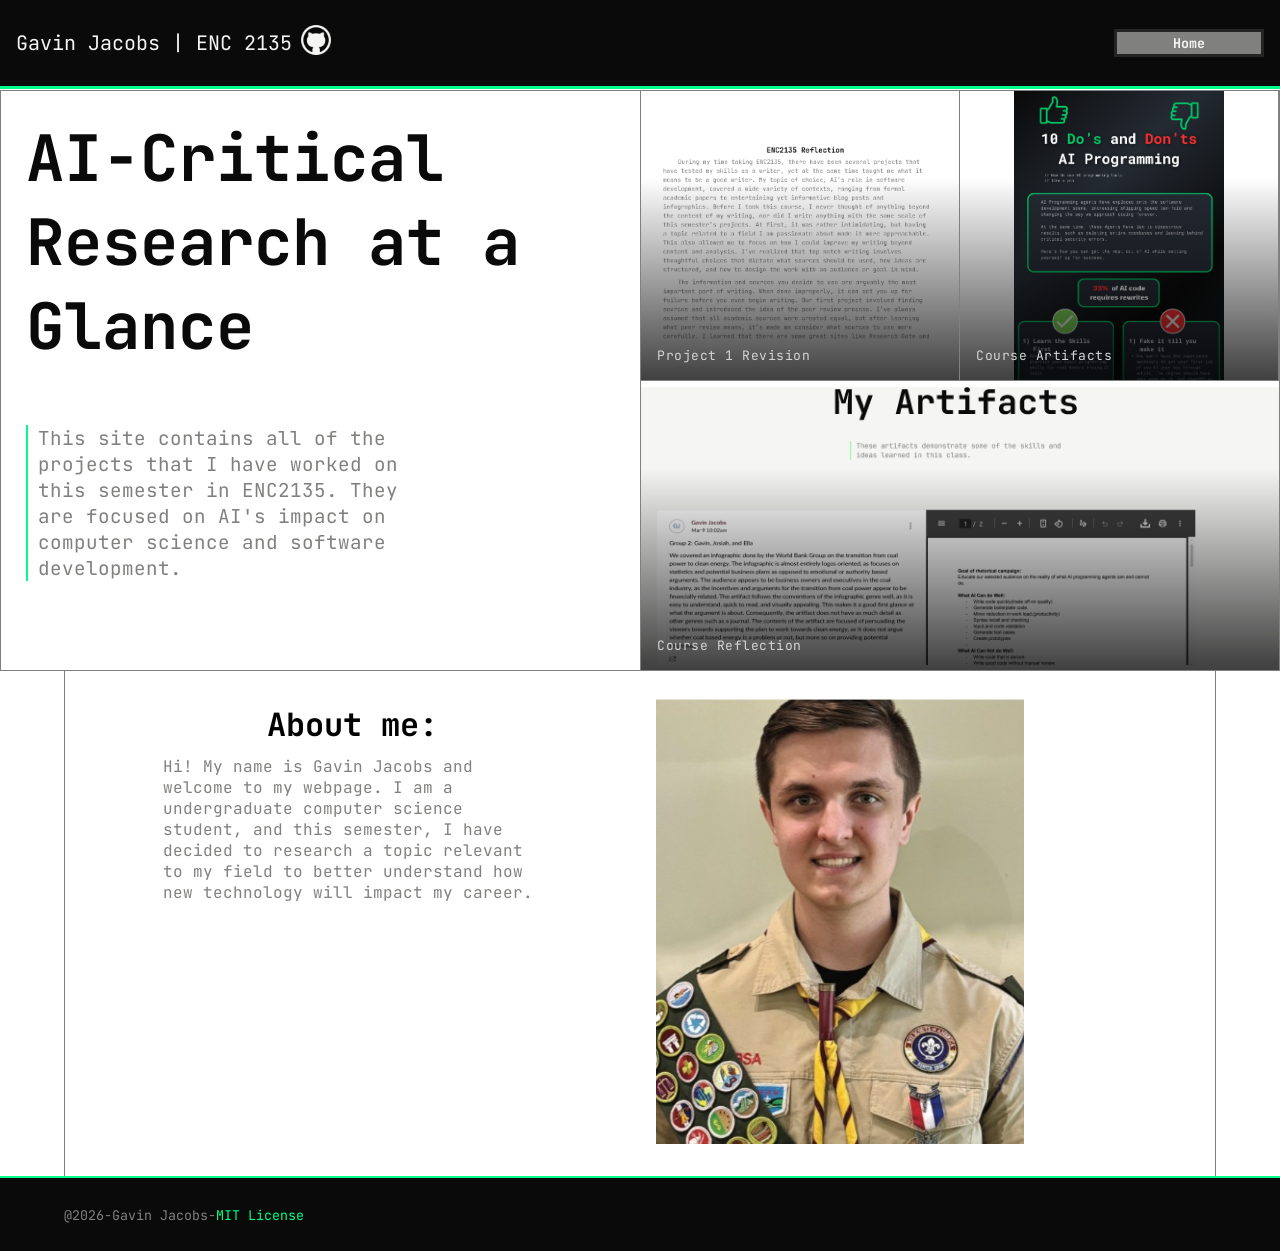
<file: index.html>
<!DOCTYPE html>
<html lang = "en">
    <head>
        <meta charset ="UTF8">
        <meta name="page-title" content="Home">
        <title>Home | Jacobs E-Portfolio</title>
        <link rel = "stylesheet" href="https://fonts.googleapis.com/css2?family=JetBrains+Mono:wght@400;700&display=swap">
        <link rel = "stylesheet" href = "styles/main.css">
    </head>

    <body class = "homepage-background">
        <div id = 'navbar'></div>
        <div class = "page-box">
            <div class = "homepage-heading">
                <div class = "title-text">AI-Critical Research at a Glance</div>
                <div class = "generic-text">
                    This site contains all of the projects that I have worked on this semester
                    in ENC2135. They are focused on AI's impact on computer science and software
                    development.
                </div>
            </div>
            <div class = "homepage-gallery">
                <div class = "gallery-container-box">
                    <div class = "gallery-imagebox">
                        <!-- Card 1 -->
                        <a href="subpages/reflection.html" class="gallery-card">
                            <img src="images/reflectionpreview.png">
                            <div class="gallery-card-gradient"></div>
                            <div class="gallery-card-label">Project 1 Revision</div>
                        </a>
                        <!-- Card 2 -->
                        <a href="subpages/artifacts.html" class="gallery-card">
                            <img src="images/revisionpreview.png">
                            <div class="gallery-card-gradient"></div>
                            <div class="gallery-card-label">Course Artifacts</div>
                        </a>
                    </div>  
                </div>
                <div class = "gallery-container-box">
                        <a href="reflection.html" class="gallery-card">
                            <img src="images/artifactspreview.png">
                            <div class="gallery-card-gradient"></div>
                            <div class="gallery-card-label">Course Reflection</div>
                        </a>
                </div>
            </div>
        </div>
        <div class = "about-me-section">
            <div class ="about-me-container">
                <div class = "about-me-title"> About me:</div>
                <div class = "about-me-text"> 
                    Hi! My name is Gavin Jacobs and welcome to my webpage. I am a undergraduate
                    computer science student, and this semester, I have decided to research a topic relevant to my field
                    to better understand how new technology will impact my career.
                </div>
            </div>
            <div class = "image-container">
                <img src ="images/aboutme.jpeg">
            </div>
        </div>


        <div class = "bottom-bar-container">
            <div class = license-container>
                <p> @2026-Gavin Jacobs-</p><a href="https://github.com/gjacobs01/gjacobs01.github.io/blob/main/LICENSE"> MIT License </a>
            </div>
        </div>
        
         <script src="scripts/nav.js"></script>
    </body>
</html>
</file>
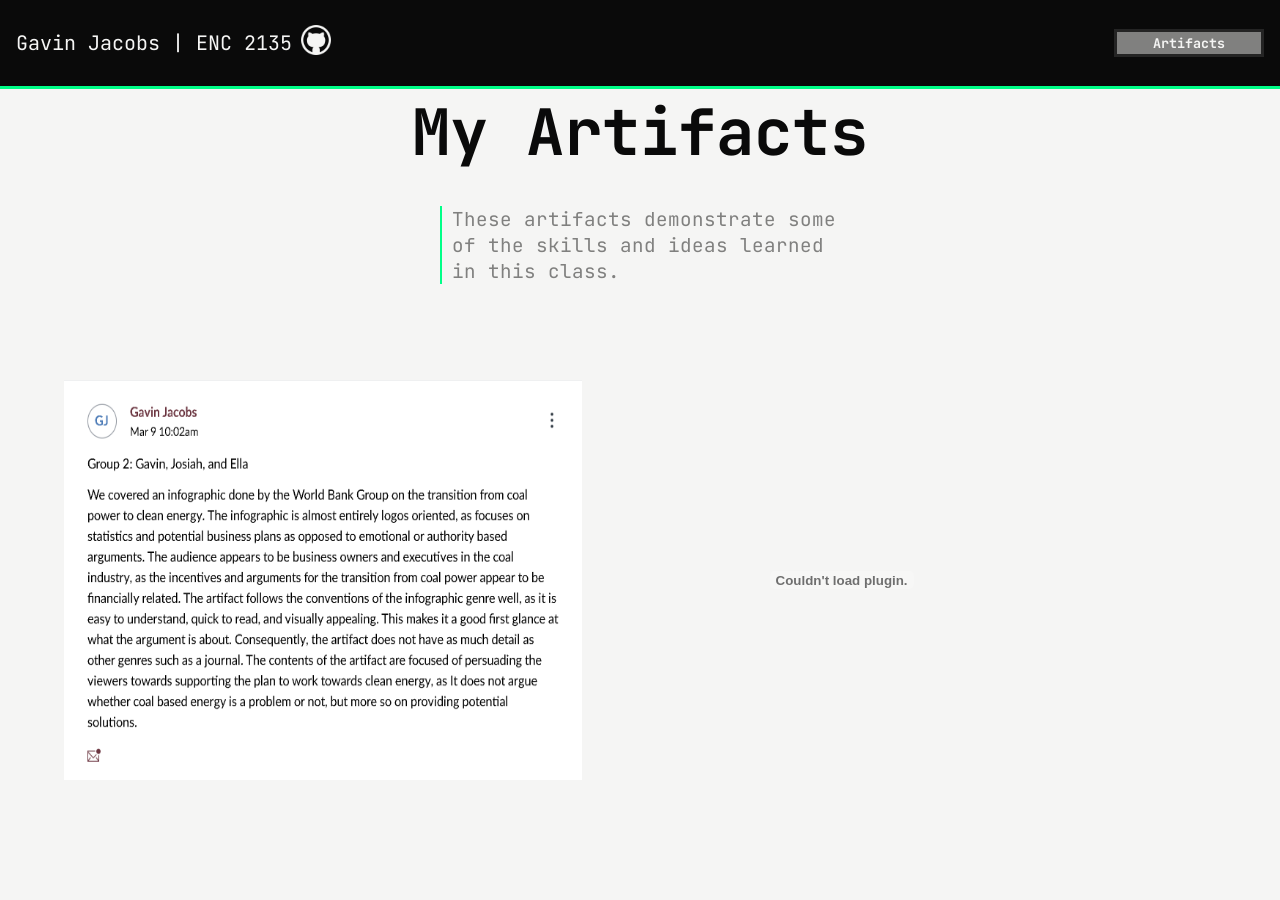
<file: subpages/artifacts.html>
<!DOCTYPE html>
<html lang = "en">
    <head>
        <meta charset ="UTF8">
        <meta name="page-title" content="Artifacts">
        <title> Artifacts | Jacobs E-Portfolio</title>
        <link rel = "stylesheet" href="https://fonts.googleapis.com/css2?family=JetBrains+Mono:wght@400;700&display=swap">
        <link rel = "stylesheet" href = "../styles/main.css">
        <link rel = "prev" href = "index.html">
    </head>
    <body class = "background">
        <div id = 'navbar'></div>
        <div class = "artifact-text-box">
            <div class ="title-text"> My Artifacts</div>
            <div class = "generic-text"> These artifacts demonstrate some of the skills and ideas learned in this class.</div>
        </div>
        <div class = "artifact-container">
            <img src = "DB3Analysis.png" width="45%" height="400">
            <object data="Project 2 draft notes.pdf" type="application/pdf" width="45%" height="400"></object>
        </div>
        <script src="../scripts/nav.js"></script>
    </body>
        
</html>
</file>
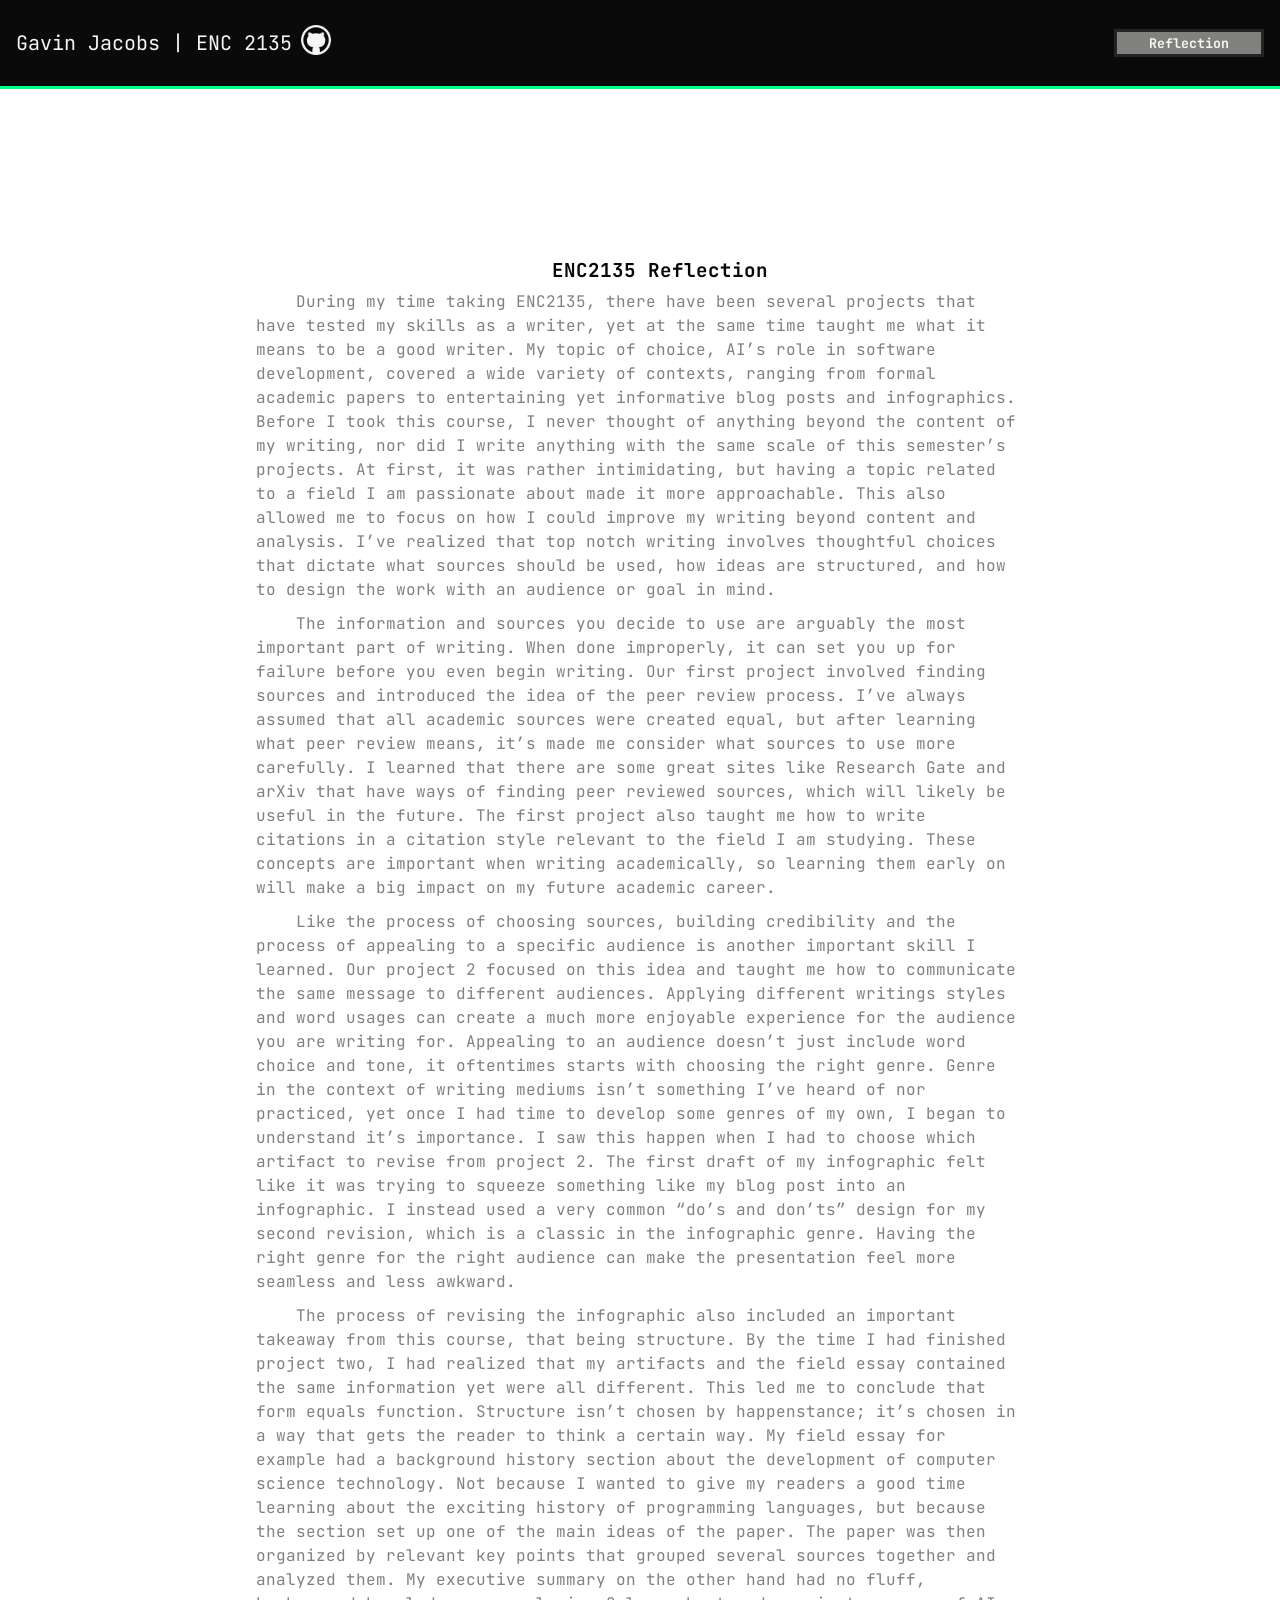
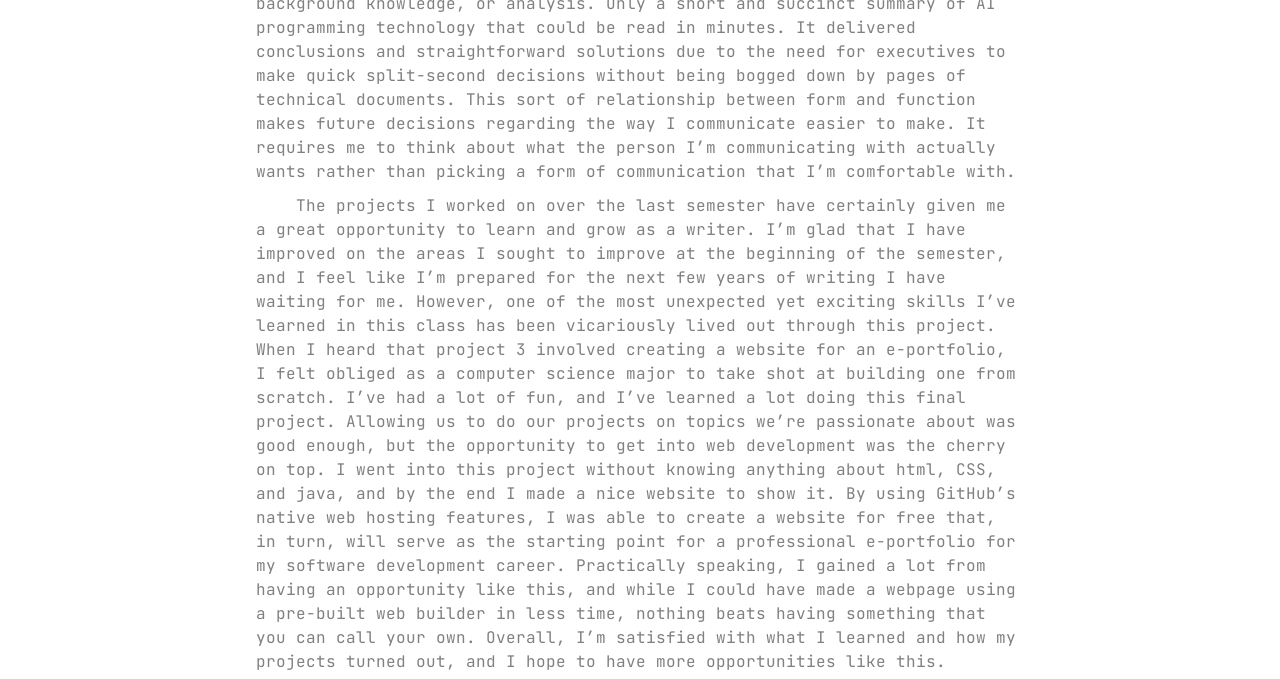
<file: subpages/reflection.html>
<!DOCTYPE html>
<html lang = "en">
    <head>
        <meta charset ="UTF8">
        <meta name="page-title" content="Reflection">
        <title> Reflection | Jacobs E-Portfolio</title>
        <link rel = "stylesheet" href="https://fonts.googleapis.com/css2?family=JetBrains+Mono:wght@400;700&display=swap">
        <link rel = "stylesheet" href = "../styles/main.css">
        <link rel = "prev" href = "index.html">
    </head>
    <body>
        <div id = 'navbar'></div>
        <div class = "reflection">
            <div class = "reflection-title"> ENC2135 Reflection </div>
            <p>
                During my time taking ENC2135, there have been several projects that have tested
                my skills as a writer, yet at the same time taught me what it means to be a good writer. My topic of choice, AI’s role 
                in software development, covered a wide variety of contexts, ranging from formal academic papers to entertaining yet informative blog posts 
                and infographics. Before I took this course, I never thought of anything beyond the content of my writing, nor did I write anything with the 
                same scale of this semester’s projects. At first, it was rather intimidating, but having a topic related to a field I am passionate about made it more approachable. 
                This also allowed me to focus on how I could improve my writing beyond content and analysis. I’ve realized that top notch writing involves thoughtful choices that dictate what sources 
                should be used, how ideas are structured, and how to design the work with an audience or goal in mind. 
            </p>
            <p></p>
            <p>
                The information and sources you decide to use are arguably the most important part of writing. When done improperly, it can set you up for failure before you even begin writing. Our first project
                 involved finding sources and introduced the idea of the peer review process. I’ve always assumed that all academic sources were created equal, but after learning what peer review means, it’s made me consider
                  what sources to use more carefully. I learned that there are some great sites like Research Gate and arXiv that have ways of finding peer reviewed sources, which will likely be useful in the future. The first
                   project also taught me how to write citations in a citation style relevant to the field I am studying. These concepts are important when writing academically, so learning them early on will make a big impact on my future academic career.
            </p>
            <p></p>
            <p>
                Like the process of choosing sources, building credibility and the process of appealing to a specific audience is another important skill I learned. Our project 2 focused on this idea and taught me how to communicate the same message to different audiences. Applying different
                 writings styles and word usages can create a much more enjoyable experience for the audience you are writing for. Appealing to an audience doesn’t just include word choice and tone, it oftentimes starts with choosing the right genre. Genre in the context of writing mediums isn’t
                  something I’ve heard of nor practiced, yet once I had time to develop some genres of my own, I began to understand it’s importance. I saw this happen when I had to choose which artifact to revise from project 2. The first draft of my infographic felt like it was trying to squeeze something like my blog post into an infographic. I instead
                   used a very common “do’s and don’ts” design for my second revision, which is a classic in the infographic genre. Having the right genre for the right audience can make the presentation feel more seamless and less awkward.
            </p>
            <p></p>
            <p>
                The process of revising the infographic also included an important takeaway from this course, that being structure. By the time I had finished project two, I had realized that my artifacts and the field essay contained the same information yet were all different. This led me to conclude that form equals function. Structure isn’t chosen by happenstance; it’s
                 chosen in a way that gets the reader to think a certain way. My field essay for example had a background history section about the development of computer science technology. Not because I wanted to give my readers a good time learning about the exciting history of programming languages, but because the section set up one of the main ideas of the paper. The paper was then
                  organized by relevant key points that grouped several sources together and analyzed them. My executive summary on the other hand had no fluff, background knowledge, or analysis. Only a short and succinct summary of AI programming technology that could be read in minutes. It delivered conclusions and straightforward solutions due to the need for executives to make quick split-second decisions without being bogged
                   down by pages of technical documents. This sort of relationship between form and function makes future decisions regarding the way I communicate easier to make. It requires me to think about what the person I’m communicating with actually wants rather than picking a form of communication that I’m comfortable with.
            </p>
            <p></p>
            <p>
                The projects I worked on over the last semester have certainly given me a great opportunity to learn and grow as a writer. I’m glad that I have improved on the areas I sought to improve at the beginning of the semester, and I feel like I’m prepared for the next few years of writing I have waiting for me. However, one of the most unexpected yet exciting skills I’ve learned in this class has been vicariously
                 lived out through this project. When I heard that project 3 involved creating a website for an e-portfolio, I felt obliged as a computer science major to take shot at building one from scratch. I’ve had a lot of fun, and I’ve learned a lot doing this final project. Allowing us to do our projects on topics we’re passionate about was good enough, but the opportunity to get into web development was the cherry on top. I went
                  into this project without knowing anything about html, CSS, and java, and by the end I made a nice website to show it. By using GitHub’s native web hosting features, I was able to create a website for free that, in turn, will serve as the starting point for a professional e-portfolio for my software development career. Practically speaking, I gained a lot from having an opportunity like this, and while I could have made a webpage
                   using a pre-built web builder in less time, nothing beats having something that you can call your own. Overall, I’m satisfied with what I learned and how my projects turned out, and I hope to have more opportunities like this.
            </p>
        </div>
        <script src="../scripts/nav.js"></script>
    </body>
        
</html>
</file>
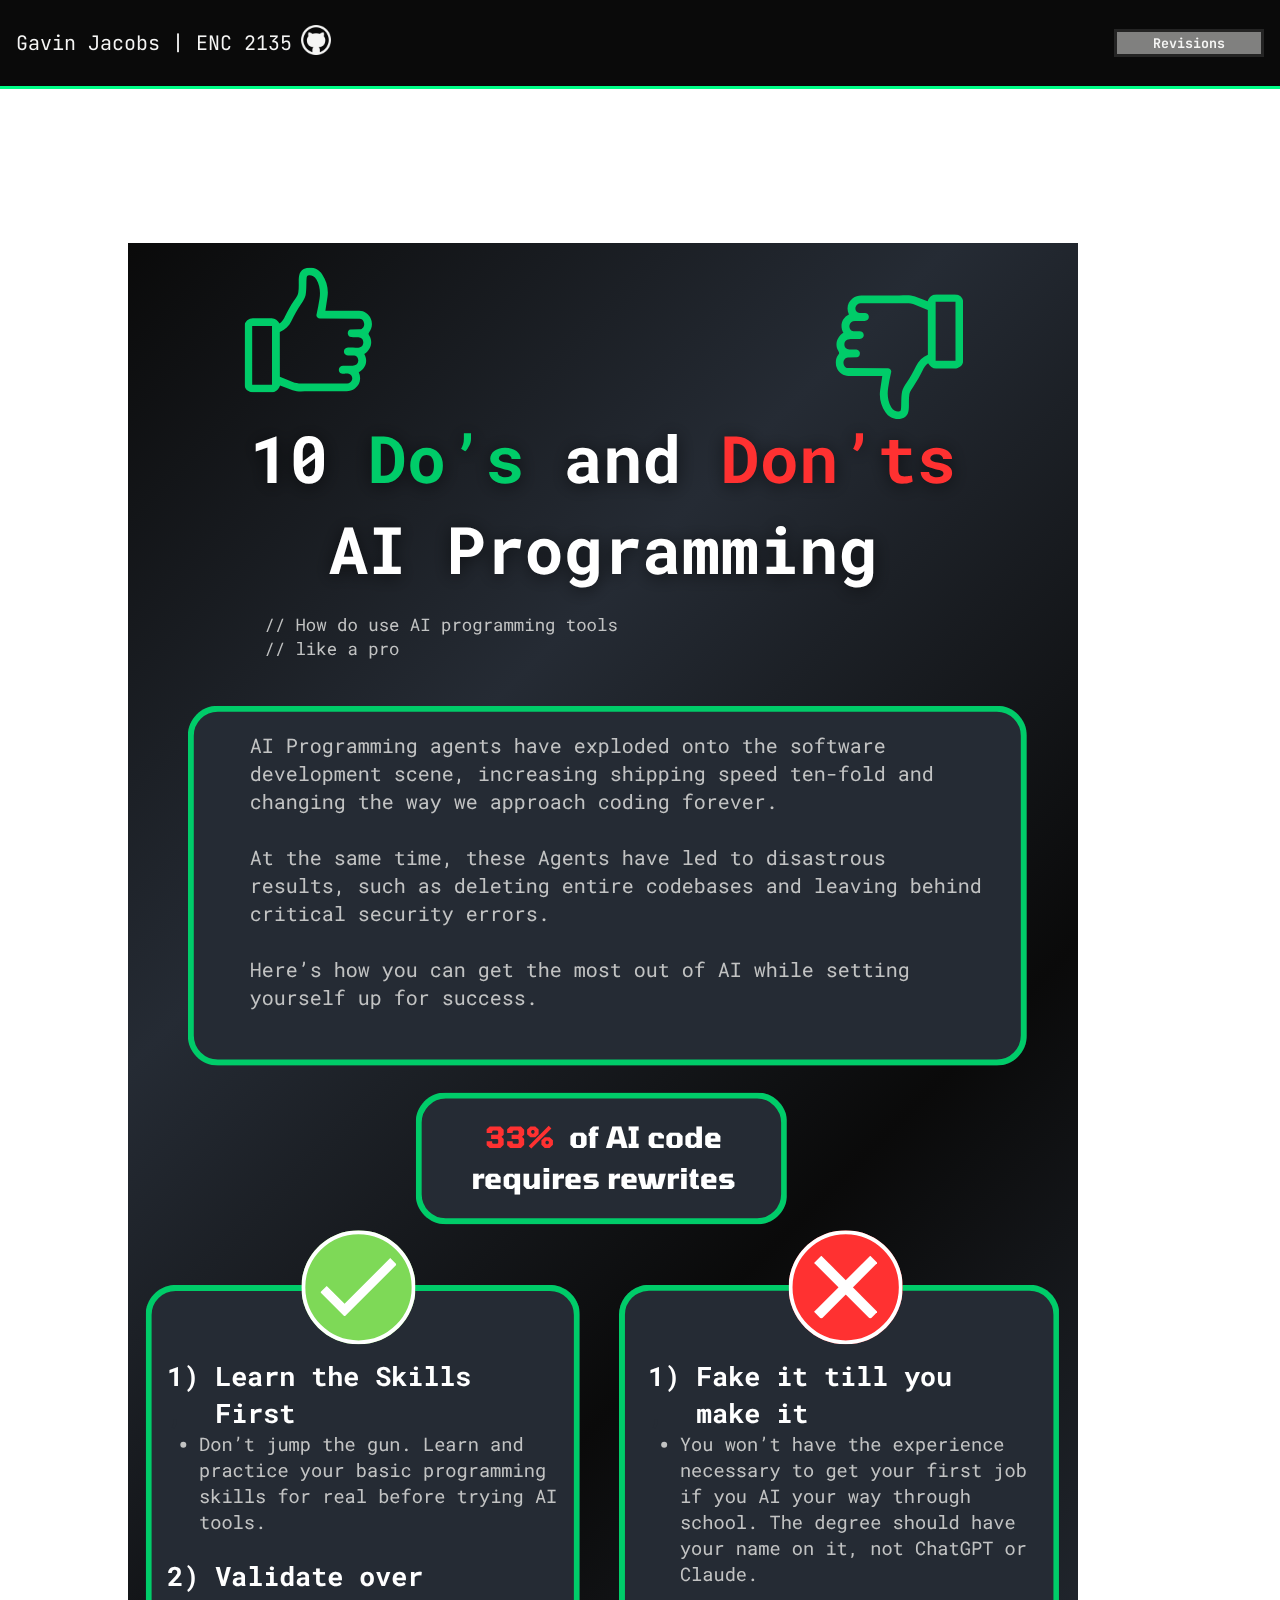
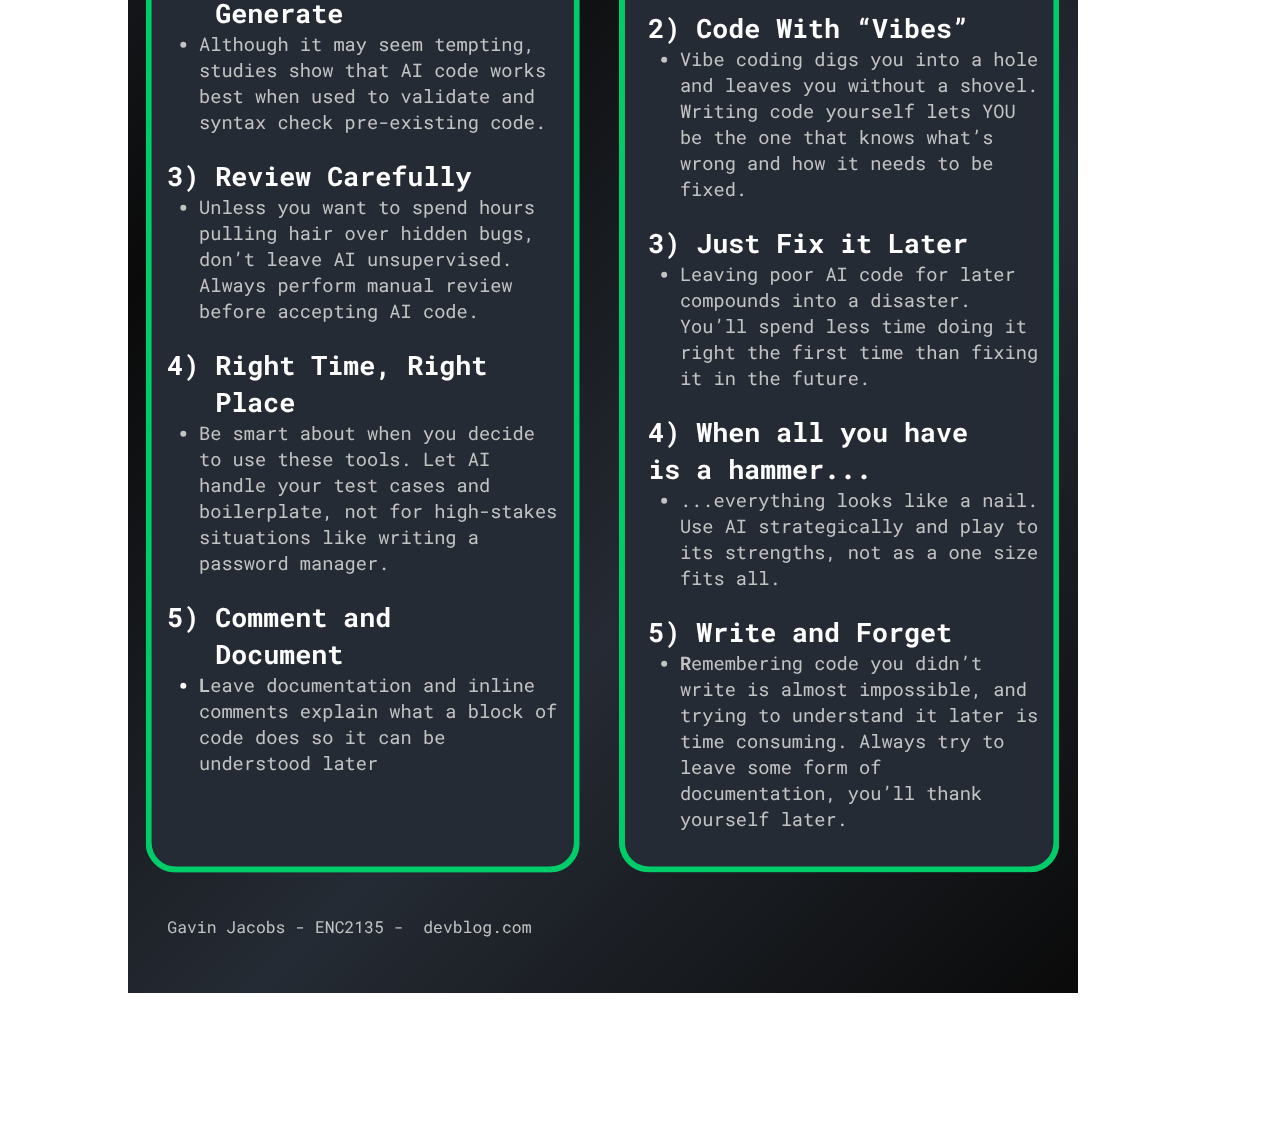
<file: subpages/revisions.html>
<!DOCTYPE html>
<html lang = "en">
    <head>
        <meta charset ="UTF8">
        <meta name="page-title" content="Revisions">
        <title> Revisions | Jacobs E-Portfolio</title>
        <link rel = "stylesheet" href="https://fonts.googleapis.com/css2?family=JetBrains+Mono:wght@400;700&display=swap">
        <link rel = "stylesheet" href = "../styles/main.css">
        <link rel = "prev" href = "index.html">
    </head>
    <body>
        <div id = 'navbar'></div>
        <div class = "page-box">
            <div class = "revision-container"><img src = "../images/RevisedInfographic.png"></div>
        </div>
        <script src="../scripts/nav.js"></script>
    </body>
        
</html>
</file>
<file: styles/main.css>
/* main: acts as an interface for seperate css style sheets(stuctured for readability)*/
@import 'base.css';
@import 'layouts.css';
@import 'components.css';
</file>
